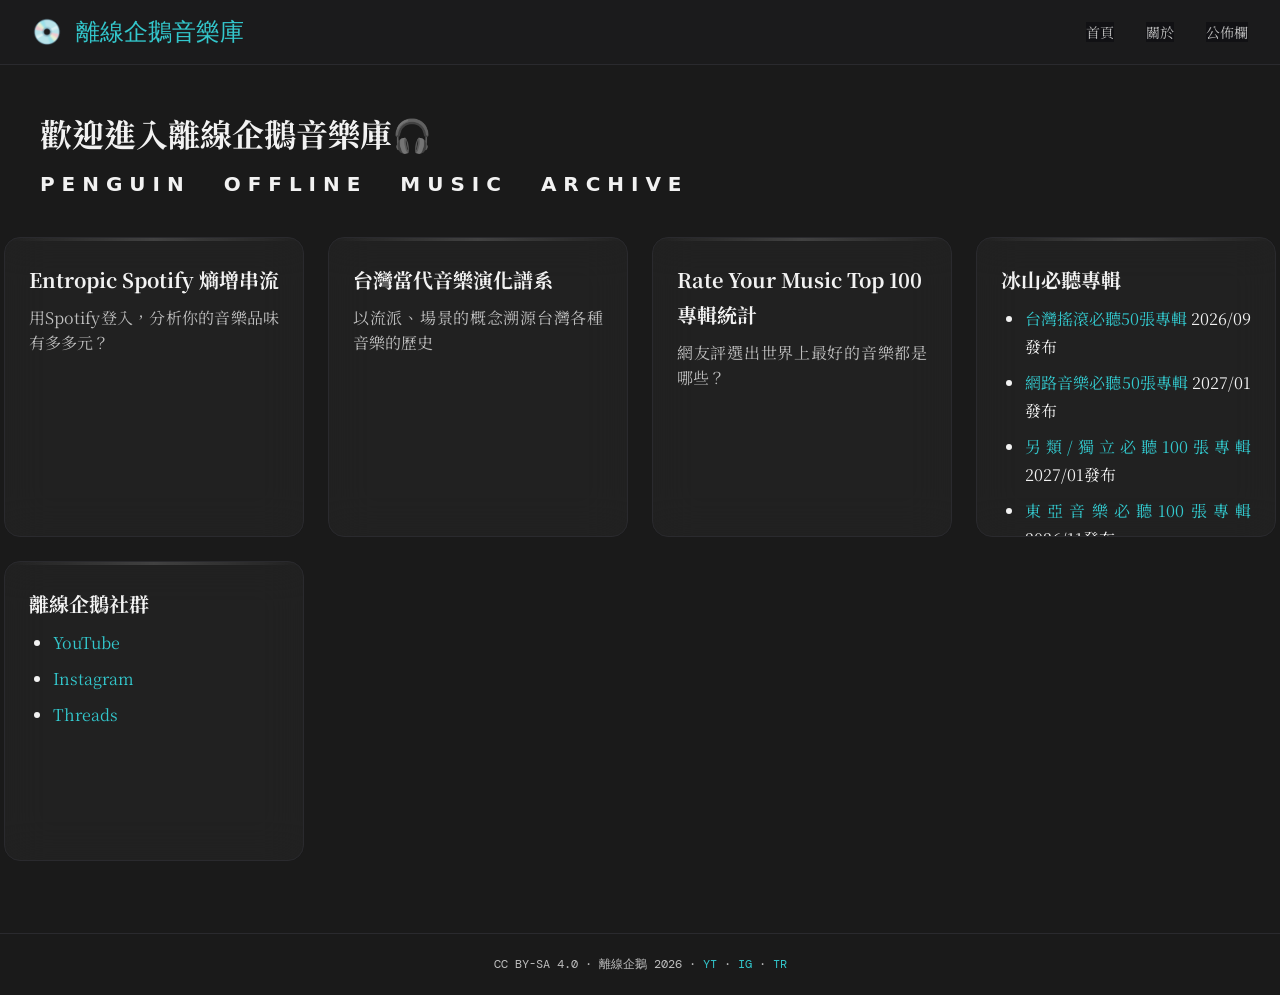
<file: index.html>
<!DOCTYPE html>
<html lang="zh-Hant">
<head>
  <meta charset="UTF-8" />
  <meta name="viewport" content="width=device-width, initial-scale=1.0" />
  <title>離線企鵝音樂庫</title>
  <link rel="stylesheet" href="style.css" />
  <style>html { background: #1a1a1a; }</style>
</head>
<body>

  <div id="header-placeholder"></div>

  <div class="body-wrap">
    <div id="sidebar-placeholder"></div>

    <main class="no-sidebar">
      <div class="home-intro">        
      <h1>歡迎進入離線企鵝音樂庫🎧</h1>
      <h3>P E N G U I N　　O F F L I N E　　M U S I C　　A R C H I V E</h3>
        </div>
            
      <div class="card-grid">

        <a href="https://pengoffline.github.io/entropic-spotify/index.html" class="card glow-teal">
          <div class="card-title"><span color="#1ed760">Entropic Spotify 熵增串流</span></div>
          <p class="card-body">用Spotify登入，分析你的音樂品味有多多元？</p>
        </a>
        
        <a href="timeline.html" class="card glow-teal">
          <div class="card-title">台灣當代音樂演化譜系</div>
          <p class="card-body">以流派、場景的概念溯源台灣各種音樂的歷史</p>
        </a>

        <a href="rym.html" class="card glow-pink">
          <div class="card-title">Rate Your Music Top 100 專輯統計</div>
          <p class="card-body">網友評選出世界上最好的音樂都是哪些？</p>
        </a>

        <div class="card glow-pink">
          <div class="card-title">冰山必聽專輯</div>
          <p class="card-body"><ul>
            <li><p><a href="taiwan-rock.html">台灣搖滾必聽50張專輯</a> 2026/09發布</p></li>
            <li><p><a href="alt-indie.html">網路音樂必聽50張專輯</a> 2027/01發布</p></li>
            <li><p><a href="alt-indie.html">另類/獨立必聽100張專輯</a> 2027/01發布</p></li>
            <li><p><a href="east-asia.html">東亞音樂必聽100張專輯</a> 2026/11發布</p></li>
            </ul></p>
          </div>

        <div class="card glow-pink">
          <div class="card-title">離線企鵝社群</div>
          <p class="card-body"><ul>
            <li><p><a href="https://www.youtube.com/@penguin.offline">YouTube</a></p></li>
            <li><p><a href="https://www.instagram.com/penguin.offline">Instagram</a></p></li>
            <li><p><a href="https://www.threads.com/@penguin.offline">Threads</a></p></li>
          </ul></p>
          
        </div>

      </div>
    </main>
  </div>
  
  <script>
    fetch('header.html').then(r => r.text()).then(h => document.getElementById('header-placeholder').innerHTML = h);
  </script>
  <footer>CC BY-SA 4.0 · 離線企鵝 2026 · <a href="https://www.youtube.com/@penguin.offline">YT</a> · <a href="https://www.instagram.com/penguin.offline">IG</a> · <a href="https://www.threads.com/@penguin.offline">TR</a></footer>

</body>
</html>
</file>
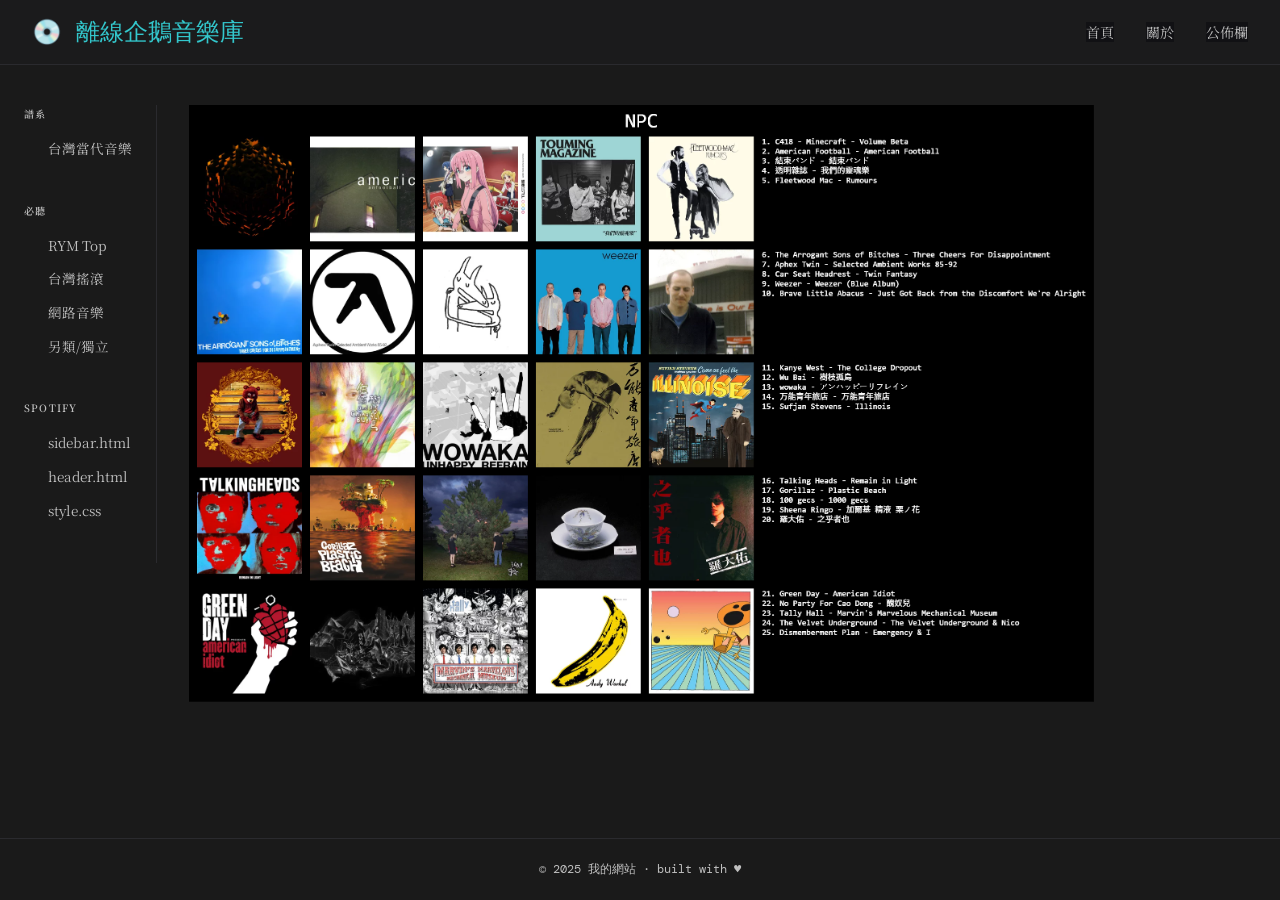
<file: chart.html>
<!DOCTYPE html>
<html lang="zh-Hant">
<head>
  <meta charset="UTF-8" />
  <meta name="viewport" content="width=device-width, initial-scale=1.0" />
  <title>Chart — 我的網站</title>
  <link rel="stylesheet" href="style.css" />
  <style>
    html { background: #0f0f10; }

    .chart-wrap {
      position: relative;
      display: inline-block;
      max-width: 100%;
    }

    .chart-wrap img {
      max-width: 100%;
      height: auto;
      display: block;
    }

    /* 熱區覆蓋層 */
    .chart-wrap map area {
      cursor: pointer;
    }
  </style>
</head>
<body>

  <div id="header-placeholder"></div>
  <div class="body-wrap">
    <div id="sidebar-placeholder"></div>
    <main>

      <div class="chart-wrap">
        <img src="images/chart0.png" alt="NPC Chart" id="chartImg" usemap="#albummap" />
        <map name="albummap">
          <area shape="rect" coords="20,78,300,338"    href="#" onclick="openDialog('d1');return false;">
          <area shape="rect" coords="300,78,580,338"   href="#" onclick="openDialog('d2');return false;">
          <area shape="rect" coords="580,78,860,338"   href="#" onclick="openDialog('d3');return false;">
          <area shape="rect" coords="860,78,1139,338"  href="#" onclick="openDialog('d4');return false;">
          <area shape="rect" coords="1139,78,1400,338" href="#" onclick="openDialog('d5');return false;">
          <area shape="rect" coords="20,338,300,618"    href="#" onclick="openDialog('d6');return false;">
          <area shape="rect" coords="300,338,580,618"   href="#" onclick="openDialog('d7');return false;">
          <area shape="rect" coords="580,338,860,618"   href="#" onclick="openDialog('d8');return false;">
          <area shape="rect" coords="860,338,1139,618"  href="#" onclick="openDialog('d9');return false;">
          <area shape="rect" coords="1139,338,1400,618" href="#" onclick="openDialog('d10');return false;">
          <area shape="rect" coords="20,618,300,898"    href="#" onclick="openDialog('d11');return false;">
          <area shape="rect" coords="300,618,580,898"   href="#" onclick="openDialog('d12');return false;">
          <area shape="rect" coords="580,618,860,898"   href="#" onclick="openDialog('d13');return false;">
          <area shape="rect" coords="860,618,1139,898"  href="#" onclick="openDialog('d14');return false;">
          <area shape="rect" coords="1139,618,1400,898" href="#" onclick="openDialog('d15');return false;">
          <area shape="rect" coords="20,898,300,1178"    href="#" onclick="openDialog('d16');return false;">
          <area shape="rect" coords="300,898,580,1178"   href="#" onclick="openDialog('d17');return false;">
          <area shape="rect" coords="580,898,860,1178"   href="#" onclick="openDialog('d18');return false;">
          <area shape="rect" coords="860,898,1139,1178"  href="#" onclick="openDialog('d19');return false;">
          <area shape="rect" coords="1139,898,1400,1178" href="#" onclick="openDialog('d20');return false;">
          <area shape="rect" coords="20,1178,300,1458"    href="#" onclick="openDialog('d21');return false;">
          <area shape="rect" coords="300,1178,580,1458"   href="#" onclick="openDialog('d22');return false;">
          <area shape="rect" coords="580,1178,860,1458"   href="#" onclick="openDialog('d23');return false;">
          <area shape="rect" coords="860,1178,1139,1458"  href="#" onclick="openDialog('d24');return false;">
          <area shape="rect" coords="1139,1178,1400,1458" href="#" onclick="openDialog('d25');return false;">
        </map>
      </div>

    </main>
  </div>

  <footer>© 2025 我的網站 · built with ♥</footer>

  <!-- 25 個 Dialog -->
  <dialog id="d1"><div class="dialog-header"><span class="dialog-title">C418 - Minecraft Volume Beta</span><button class="dialog-close" onclick="closeDialog('d1')">✕</button></div><div class="dialog-subheader">副標題</div><div class="dialog-body">你的介紹文字</div></dialog>
  <dialog id="d2"><div class="dialog-header"><span class="dialog-title">American Football - American Football</span><button class="dialog-close" onclick="closeDialog('d2')">✕</button></div><div class="dialog-subheader">副標題</div><div class="dialog-body">你的介紹文字</div></dialog>
  <dialog id="d3"><div class="dialog-header"><span class="dialog-title">結束バンド - 結束バンド</span><button class="dialog-close" onclick="closeDialog('d3')">✕</button></div><div class="dialog-subheader">副標題</div><div class="dialog-body">你的介紹文字</div></dialog>
  <dialog id="d4"><div class="dialog-header"><span class="dialog-title">透明雜誌 - 我們的靈魂樂</span><button class="dialog-close" onclick="closeDialog('d4')">✕</button></div><div class="dialog-subheader">副標題</div><div class="dialog-body">你的介紹文字</div></dialog>
  <dialog id="d5"><div class="dialog-header"><span class="dialog-title">Fleetwood Mac - Rumours</span><button class="dialog-close" onclick="closeDialog('d5')">✕</button></div><div class="dialog-subheader">副標題</div><div class="dialog-body">你的介紹文字</div></dialog>
  <dialog id="d6"><div class="dialog-header"><span class="dialog-title">The Arrogant Sons of Bitches - Three Cheers For Disappointment</span><button class="dialog-close" onclick="closeDialog('d6')">✕</button></div><div class="dialog-subheader">副標題</div><div class="dialog-body">你的介紹文字</div></dialog>
  <dialog id="d7"><div class="dialog-header"><span class="dialog-title">Aphex Twin - Selected Ambient Works 85-92</span><button class="dialog-close" onclick="closeDialog('d7')">✕</button></div><div class="dialog-subheader">副標題</div><div class="dialog-body">你的介紹文字</div></dialog>
  <dialog id="d8"><div class="dialog-header"><span class="dialog-title">Car Seat Headrest - Twin Fantasy</span><button class="dialog-close" onclick="closeDialog('d8')">✕</button></div><div class="dialog-subheader">副標題</div><div class="dialog-body">你的介紹文字</div></dialog>
  <dialog id="d9"><div class="dialog-header"><span class="dialog-title">Weezer - Weezer (Blue Album)</span><button class="dialog-close" onclick="closeDialog('d9')">✕</button></div><div class="dialog-subheader">副標題</div><div class="dialog-body">你的介紹文字</div></dialog>
  <dialog id="d10"><div class="dialog-header"><span class="dialog-title">Brave Little Abacus - Just Got Back from the Discomfort We're Alright</span><button class="dialog-close" onclick="closeDialog('d10')">✕</button></div><div class="dialog-subheader">副標題</div><div class="dialog-body">你的介紹文字</div></dialog>
  <dialog id="d11"><div class="dialog-header"><span class="dialog-title">Kanye West - The College Dropout</span><button class="dialog-close" onclick="closeDialog('d11')">✕</button></div><div class="dialog-subheader">副標題</div><div class="dialog-body">你的介紹文字</div></dialog>
  <dialog id="d12"><div class="dialog-header"><span class="dialog-title">Wu Bai - 樹枝孤鳥</span><button class="dialog-close" onclick="closeDialog('d12')">✕</button></div><div class="dialog-subheader">副標題</div><div class="dialog-body">你的介紹文字</div></dialog>
  <dialog id="d13"><div class="dialog-header"><span class="dialog-title">wowaka - アンハッピーリフレイン</span><button class="dialog-close" onclick="closeDialog('d13')">✕</button></div><div class="dialog-subheader">副標題</div><div class="dialog-body">你的介紹文字</div></dialog>
  <dialog id="d14"><div class="dialog-header"><span class="dialog-title">万能青年旅店 - 万能青年旅店</span><button class="dialog-close" onclick="closeDialog('d14')">✕</button></div><div class="dialog-subheader">副標題</div><div class="dialog-body">你的介紹文字</div></dialog>
  <dialog id="d15"><div class="dialog-header"><span class="dialog-title">Sufjan Stevens - Illinois</span><button class="dialog-close" onclick="closeDialog('d15')">✕</button></div><div class="dialog-subheader">副標題</div><div class="dialog-body">你的介紹文字</div></dialog>
  <dialog id="d16"><div class="dialog-header"><span class="dialog-title">Talking Heads - Remain in Light</span><button class="dialog-close" onclick="closeDialog('d16')">✕</button></div><div class="dialog-subheader">副標題</div><div class="dialog-body">你的介紹文字</div></dialog>
  <dialog id="d17"><div class="dialog-header"><span class="dialog-title">Gorillaz - Plastic Beach</span><button class="dialog-close" onclick="closeDialog('d17')">✕</button></div><div class="dialog-subheader">副標題</div><div class="dialog-body">你的介紹文字</div></dialog>
  <dialog id="d18"><div class="dialog-header"><span class="dialog-title">100 gecs - 1000 gecs</span><button class="dialog-close" onclick="closeDialog('d18')">✕</button></div><div class="dialog-subheader">副標題</div><div class="dialog-body">你的介紹文字</div></dialog>
  <dialog id="d19"><div class="dialog-header"><span class="dialog-title">Sheena Ringo - 加爾基 精液 栗ノ花</span><button class="dialog-close" onclick="closeDialog('d19')">✕</button></div><div class="dialog-subheader">副標題</div><div class="dialog-body">你的介紹文字</div></dialog>
  <dialog id="d20"><div class="dialog-header"><span class="dialog-title">羅大佑 - 之乎者也</span><button class="dialog-close" onclick="closeDialog('d20')">✕</button></div><div class="dialog-subheader">副標題</div><div class="dialog-body">你的介紹文字</div></dialog>
  <dialog id="d21"><div class="dialog-header"><span class="dialog-title">Green Day - American Idiot</span><button class="dialog-close" onclick="closeDialog('d21')">✕</button></div><div class="dialog-subheader">副標題</div><div class="dialog-body">你的介紹文字</div></dialog>
  <dialog id="d22"><div class="dialog-header"><span class="dialog-title">No Party For Cao Dong - 魏如昀</span><button class="dialog-close" onclick="closeDialog('d22')">✕</button></div><div class="dialog-subheader">副標題</div><div class="dialog-body">你的介紹文字</div></dialog>
  <dialog id="d23"><div class="dialog-header"><span class="dialog-title">Tally Hall - Marvin's Marvelous Mechanical Museum</span><button class="dialog-close" onclick="closeDialog('d23')">✕</button></div><div class="dialog-subheader">副標題</div><div class="dialog-body">你的介紹文字</div></dialog>
  <dialog id="d24"><div class="dialog-header"><span class="dialog-title">The Velvet Underground - The Velvet Underground & Nico</span><button class="dialog-close" onclick="closeDialog('d24')">✕</button></div><div class="dialog-subheader">副標題</div><div class="dialog-body">你的介紹文字</div></dialog>
  <dialog id="d25"><div class="dialog-header"><span class="dialog-title">Dismemberment Plan - Emergency & I</span><button class="dialog-close" onclick="closeDialog('d25')">✕</button></div><div class="dialog-subheader">副標題</div><div class="dialog-body">你的介紹文字</div></dialog>

  <script>
    fetch('header.html').then(r => r.text()).then(h => document.getElementById('header-placeholder').innerHTML = h);
    fetch('sidebar.html').then(r => r.text()).then(h => document.getElementById('sidebar-placeholder').innerHTML = h);

    /* image map 縮放補正 */
    function scaleMap() {
      const img = document.getElementById('chartImg');
      const scale = img.offsetWidth / img.naturalWidth;
      document.querySelectorAll('map area').forEach(area => {
        const orig = area.getAttribute('coords').split(',').map(Number);
        area.coords = orig.map(v => Math.round(v * scale)).join(',');
      });
    }
    window.addEventListener('load', scaleMap);
    window.addEventListener('resize', scaleMap);

    function openDialog(id) {
      document.getElementById(id).showModal();
    }
    function closeDialog(id) {
      document.getElementById(id).close();
    }
  </script>

</body>
</html>
</file>
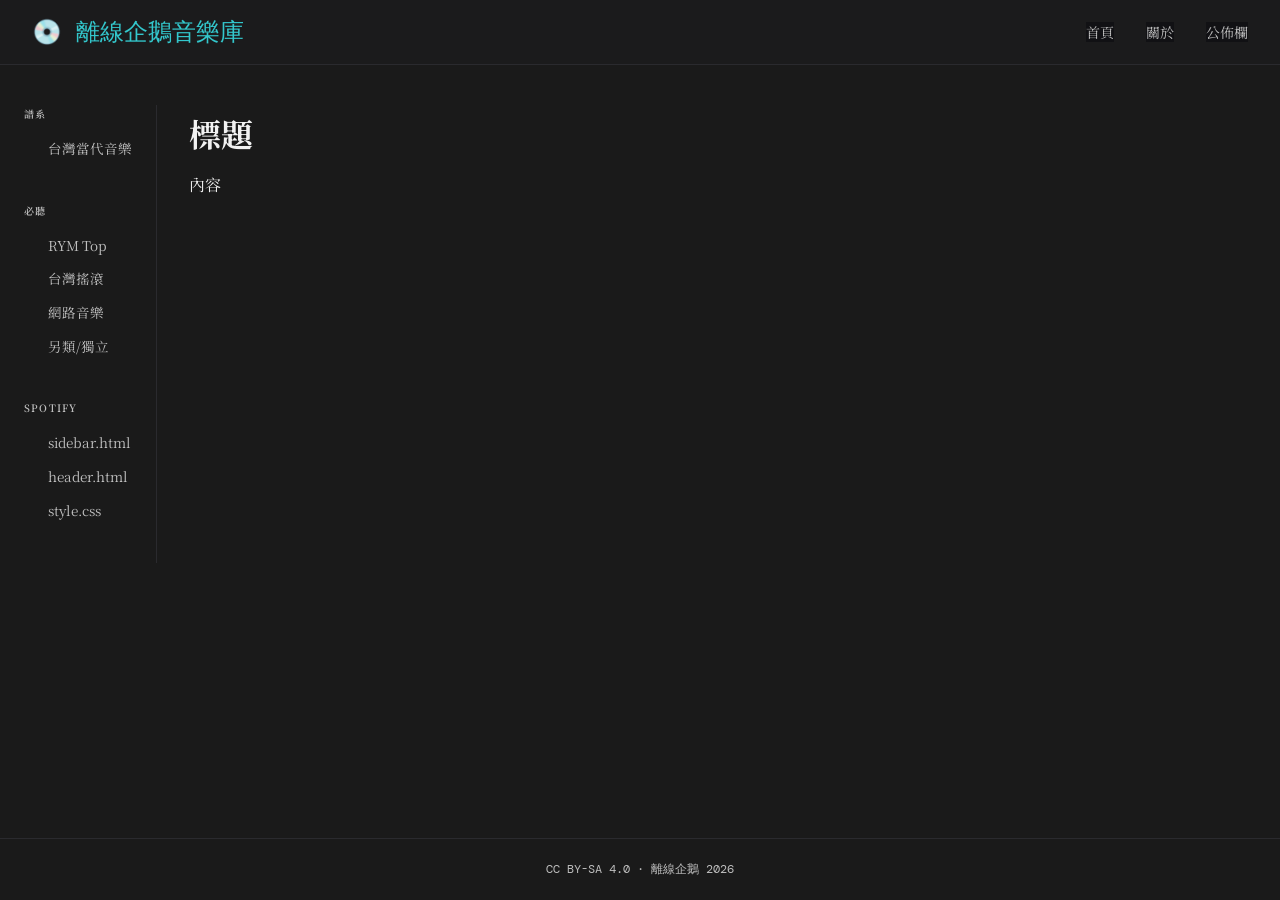
<file: empty_temp.html>
<!DOCTYPE html>
<html lang="zh-Hant">
<head>
  <meta charset="UTF-8" />
  <meta name="viewport" content="width=device-width, initial-scale=1.0" />
  <title>標題 · 離線企鵝</title>
  <link rel="stylesheet" href="style.css" />
  <style>
    html { background: #0f0f10; }
  </style>
</head>
  
<body>
  <div id="header-placeholder"></div>
  <div class="body-wrap">
    <div id="sidebar-placeholder"></div>
    <main>
      <h1>標題</h1>
      <p>內容</p>
    </main>
  </div>
  <footer>CC BY-SA 4.0 · 離線企鵝 2026</footer>
</body>
  
<script>
  fetch('header.html').then(r => r.text()).then(h => document.getElementById('header-placeholder').innerHTML = h);
  fetch('sidebar.html').then(r => r.text()).then(h => document.getElementById('sidebar-placeholder').innerHTML = h);
</script>
</html>
</file>
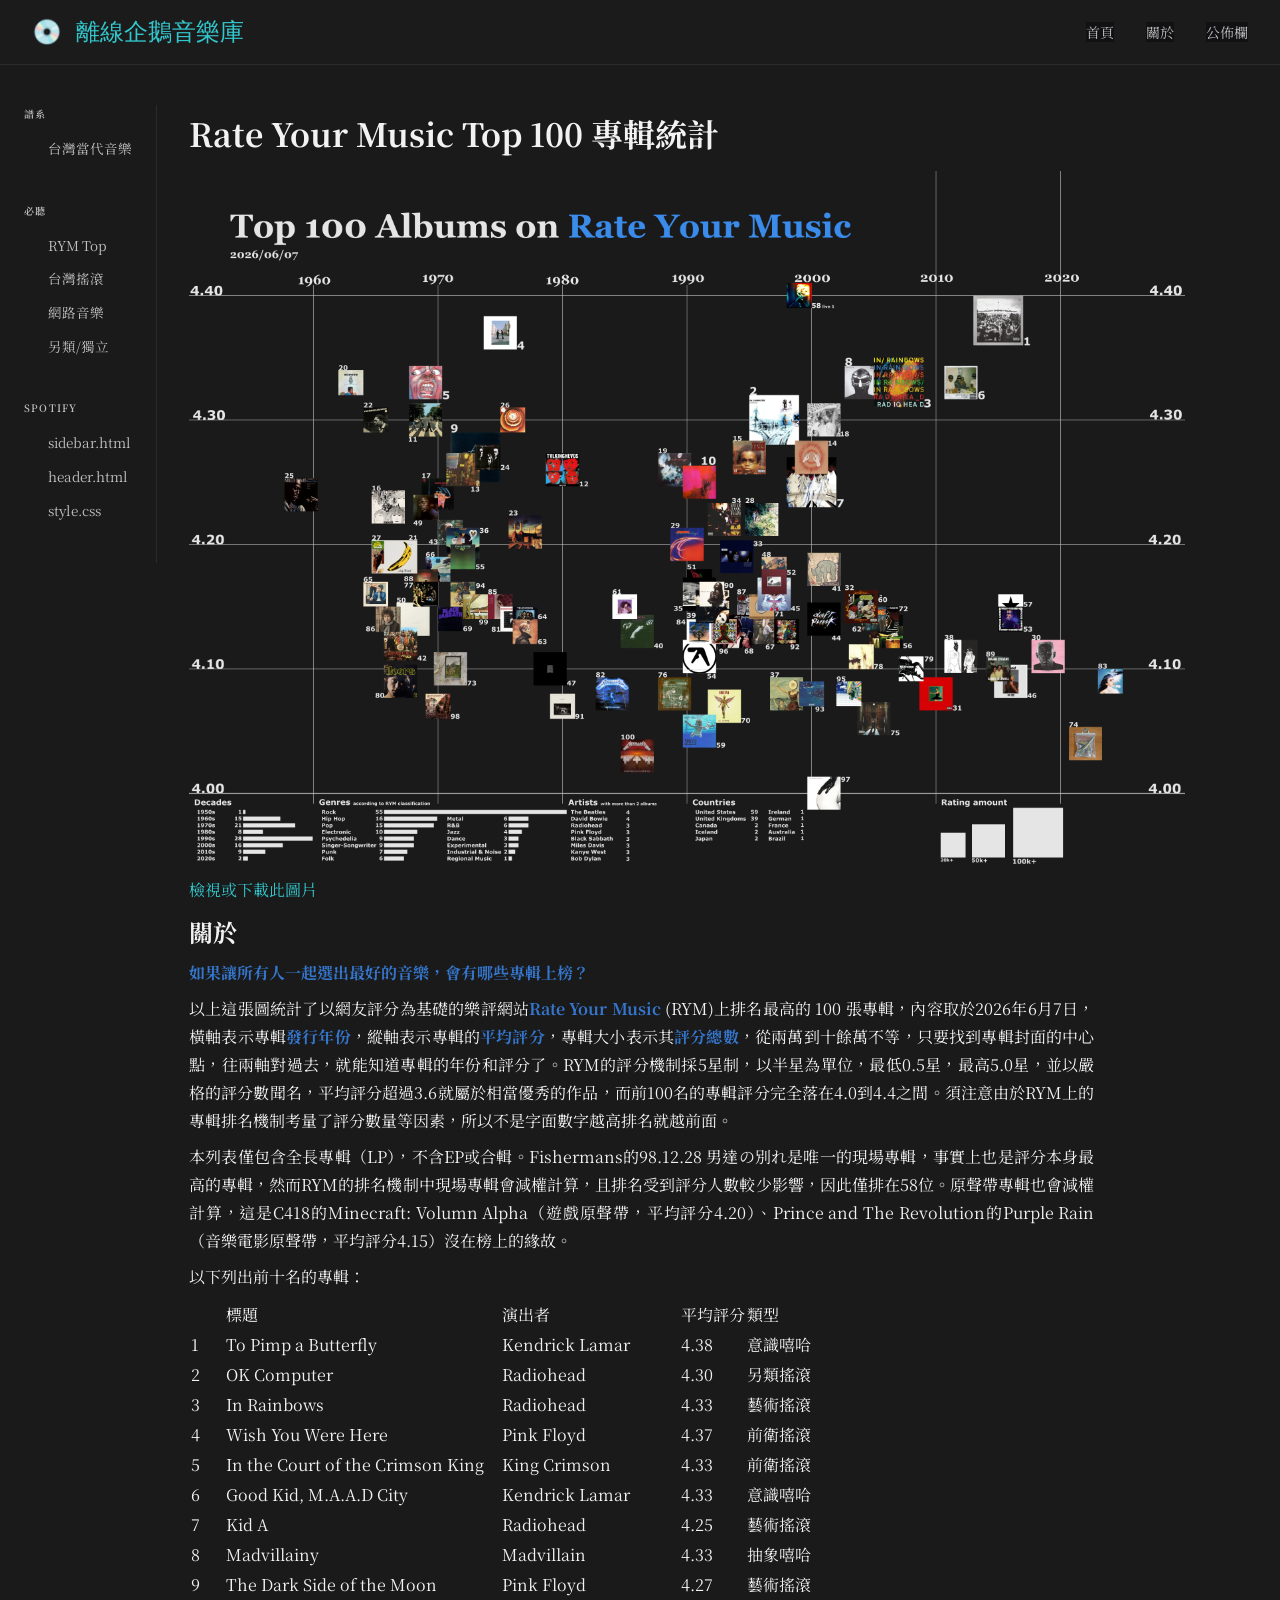
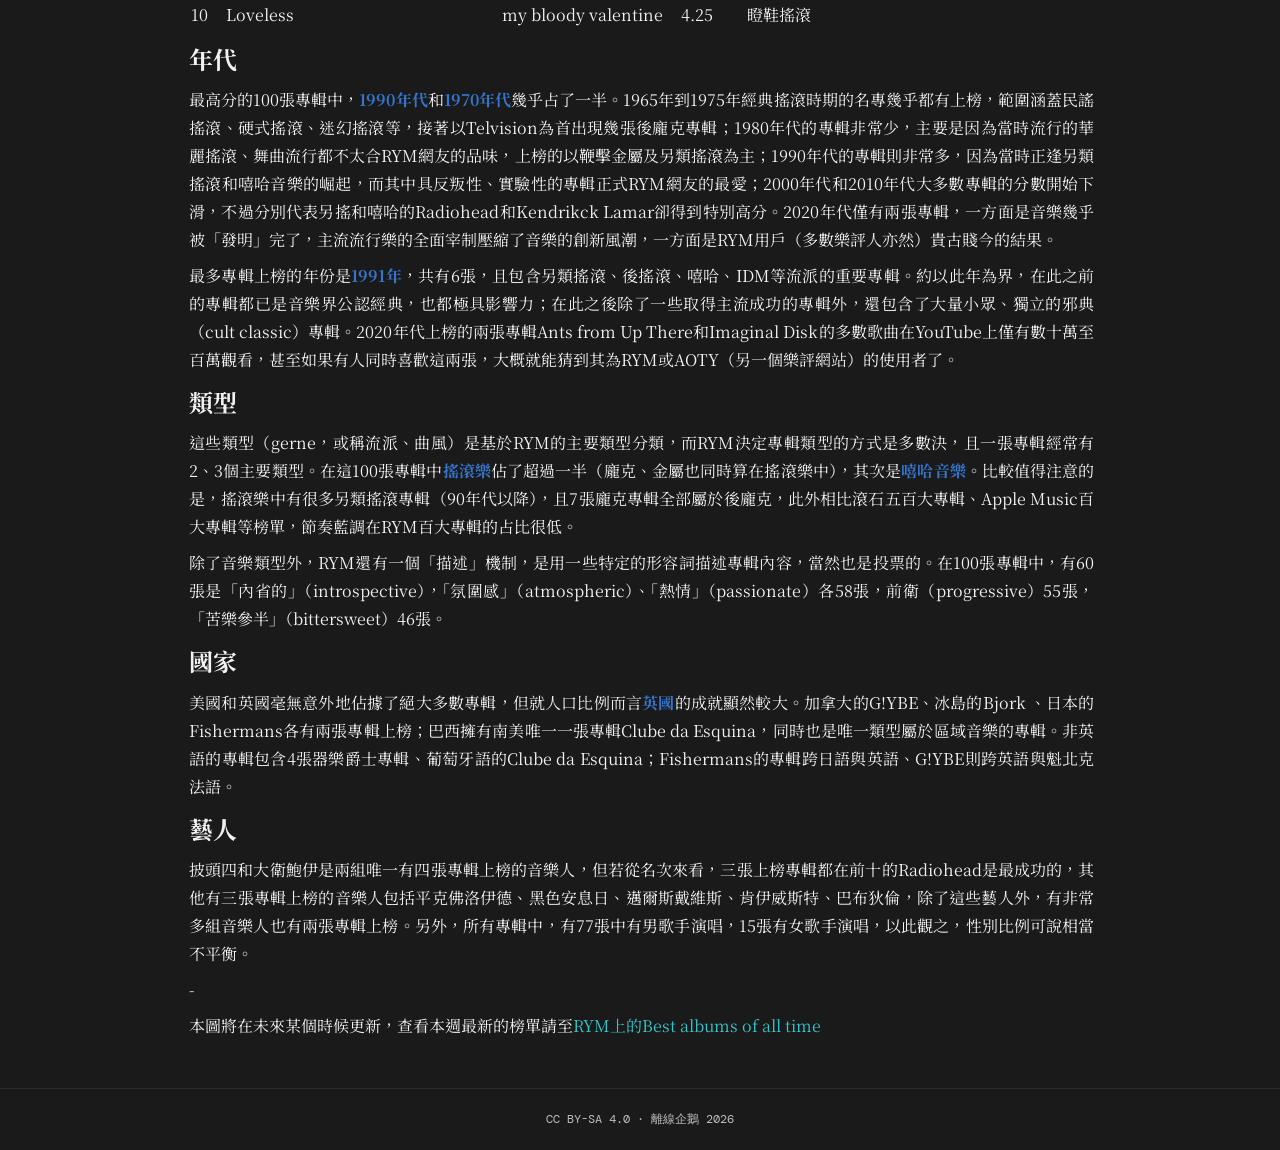
<file: rym.html>
<!DOCTYPE html>
<html lang="zh-Hant"> 
<head>
  <meta charset="UTF-8" />
  <meta name="viewport" content="width=device-width, initial-scale=1.0" />
  <title>Rate Your Music Top 100 專輯統計 · 離線企鵝</title>
  <link rel="stylesheet" href="style.css" />
  <style>
    html { background: #1a1a1a; }
  </style>
</head>
<body>

  <div id="header-placeholder"></div>
  <div class="body-wrap">
    <div id="sidebar-placeholder"></div>
    <main>
      <h1>Rate Your Music Top 100 專輯統計</h1>
      <img src="images/rym100.png" width="110%">
      <a class="btn-secondary" href="images/rym100.png" role="button">檢視或下載此圖片</a>
<h2>關於</h2>
<p><strong>如果讓所有人一起選出最好的音樂，會有哪些專輯上榜？</strong></p>
<p>以上這張圖統計了以網友評分為基礎的樂評網站<strong>Rate Your Music</strong> (RYM)上排名最高的 100 張專輯，內容取於2026年6月7日，橫軸表示專輯<strong>發行年份</strong>，縱軸表示專輯的<strong>平均評分</strong>，專輯大小表示其<strong>評分總數</strong>，從兩萬到十餘萬不等，只要找到專輯封面的中心點，往兩軸對過去，就能知道專輯的年份和評分了。RYM的評分機制採5星制，以半星為單位，最低0.5星，最高5.0星，並以嚴格的評分數聞名，平均評分超過3.6就屬於相當優秀的作品，而前100名的專輯評分完全落在4.0到4.4之間。須注意由於RYM上的專輯排名機制考量了評分數量等因素，所以不是字面數字越高排名就越前面。</p>
<p>本列表僅包含全長專輯（LP），不含EP或合輯。Fishermans的98.12.28 男達の別れ是唯一的現場專輯，事實上也是評分本身最高的專輯，然而RYM的排名機制中現場專輯會減權計算，且排名受到評分人數較少影響，因此僅排在58位。原聲帶專輯也會減權計算，這是C418的Minecraft: Volumn Alpha（遊戲原聲帶，平均評分4.20）、Prince and The Revolution的Purple Rain（音樂電影原聲帶，平均評分4.15）沒在榜上的緣故。</p>
<p>以下列出前十名的專輯：</p>
<table>
      <tr>
      <td></td>
      <td>標題</td>
      <td>演出者</td>
      <td>平均評分</td>
      <td>類型</td>
    </tr>
    <tr>
      <td>1</td>
      <td>To Pimp a Butterfly</td>
      <td>Kendrick Lamar</td>
      <td>4.38　</td>
      <td>意識嘻哈</td>
    </tr>
    <tr>
      <td>2</td>
      <td>OK Computer</td>
      <td>Radiohead</td>
      <td>4.30</td>
      <td>另類搖滾</td>
    </tr>
    <tr>
      <td>3</td>
      <td>In Rainbows</td>
      <td>Radiohead</td>
      <td>4.33</td>
      <td>藝術搖滾</td>
    </tr>
      <tr><td>4</td>
      <td>Wish You Were Here  </td>
      <td>Pink Floyd</td>
      <td>4.37</td>
      <td>前衛搖滾</td>
    </tr>
      <tr><td>5</td>
      <td>In the Court of the Crimson King　</td>
      <td>King Crimson</td>
      <td>4.33</td>
      <td>前衛搖滾</td>
    </tr>
      <tr><td>6</td>
      <td>Good Kid, M.A.A.D City</td>
      <td>Kendrick Lamar</td>
      <td>4.33</td>
      <td>意識嘻哈</td>
    </tr>
      <tr><td>7</td>
      <td>Kid A</td>
      <td>Radiohead</td>
      <td>4.25</td>
      <td>藝術搖滾</td>
    </tr>
      <tr><td>8</td>
      <td>Madvillainy</td>
      <td>Madvillain</td>
      <td>4.33</td>
      <td>抽象嘻哈</td>
    </tr>
  <tr><td>9</td>
      <td>The Dark Side of the Moon</td>
      <td>Pink Floyd</td>
      <td>4.27</td>
      <td>藝術搖滾</td>
    </tr>
      <tr><td>10　</td>
      <td>Loveless</td>
      <td>my bloody valentine　</td>
      <td>4.25</td>
      <td>瞪鞋搖滾</td>
    </tr>
</table>
      
<h2>年代</h2>
<p>最高分的100張專輯中，<strong>1990年代</strong>和<strong>1970年代</strong>幾乎占了一半。1965年到1975年經典搖滾時期的名專幾乎都有上榜，範圍涵蓋民謠搖滾、硬式搖滾、迷幻搖滾等，接著以Telvision為首出現幾張後龐克專輯；1980年代的專輯非常少，主要是因為當時流行的華麗搖滾、舞曲流行都不太合RYM網友的品味，上榜的以鞭擊金屬及另類搖滾為主；1990年代的專輯則非常多，因為當時正逢另類搖滾和嘻哈音樂的崛起，而其中具反叛性、實驗性的專輯正式RYM網友的最愛；2000年代和2010年代大多數專輯的分數開始下滑，不過分別代表另搖和嘻哈的Radiohead和Kendrikck Lamar卻得到特別高分。2020年代僅有兩張專輯，一方面是音樂幾乎被「發明」完了，主流流行樂的全面宰制壓縮了音樂的創新風潮，一方面是RYM用戶（多數樂評人亦然）貴古賤今的結果。</p>
<p>最多專輯上榜的年份是<strong>1991年</strong>，共有6張，且包含另類搖滾、後搖滾、嘻哈、IDM等流派的重要專輯。約以此年為界，在此之前的專輯都已是音樂界公認經典，也都極具影響力；在此之後除了一些取得主流成功的專輯外，還包含了大量小眾、獨立的邪典（cult classic）專輯。2020年代上榜的兩張專輯Ants from Up There和Imaginal Disk的多數歌曲在YouTube上僅有數十萬至百萬觀看，甚至如果有人同時喜歡這兩張，大概就能猜到其為RYM或AOTY（另一個樂評網站）的使用者了。</p>
<h2>類型</h2>
<p>這些類型（gerne，或稱流派、曲風）是基於RYM的主要類型分類，而RYM決定專輯類型的方式是多數決，且一張專輯經常有2、3個主要類型。在這100張專輯中<strong>搖滾樂</strong>佔了超過一半（龐克、金屬也同時算在搖滾樂中），其次是<strong>嘻哈音樂</strong>。比較值得注意的是，搖滾樂中有很多另類搖滾專輯（90年代以降），且7張龐克專輯全部屬於後龐克，此外相比滾石五百大專輯、Apple Music百大專輯等榜單，節奏藍調在RYM百大專輯的占比很低。</p>
<p>除了音樂類型外，RYM還有一個「描述」機制，是用一些特定的形容詞描述專輯內容，當然也是投票的。在100張專輯中，有60張是「內省的」（introspective），「氛圍感」（atmospheric）、「熱情」（passionate）各58張，前衛（progressive）55張，「苦樂參半」（bittersweet）46張。</p>
<h2>國家</h2>
<p>美國和英國毫無意外地佔據了絕大多數專輯，但就人口比例而言<strong>英國</strong>的成就顯然較大。加拿大的G!YBE、冰島的Bjork 、日本的Fishermans各有兩張專輯上榜；巴西擁有南美唯一一張專輯Clube da Esquina，同時也是唯一類型屬於區域音樂的專輯。非英語的專輯包含4張器樂爵士專輯、葡萄牙語的Clube da Esquina；Fishermans的專輯跨日語與英語、G!YBE則跨英語與魁北克法語。</p>
<h2>藝人</h2>
<p>披頭四和大衛鮑伊是兩組唯一有四張專輯上榜的音樂人，但若從名次來看，三張上榜專輯都在前十的Radiohead是最成功的，其他有三張專輯上榜的音樂人包括平克佛洛伊德、黑色安息日、邁爾斯戴維斯、肯伊威斯特、巴布狄倫，除了這些藝人外，有非常多組音樂人也有兩張專輯上榜。另外，所有專輯中，有77張中有男歌手演唱，15張有女歌手演唱，以此觀之，性別比例可說相當不平衡。</p>
<p> - </p>
<p>本圖將在未來某個時候更新，查看本週最新的榜單請至<a href="https://rateyourmusic.com/charts/top/album/all-time/">RYM上的Best albums of all time</a></p>
    </main>
  </div>
  <footer>CC BY-SA 4.0 · 離線企鵝 2026</footer>
</body>
  
<script>
  fetch('header.html').then(r => r.text()).then(h => document.getElementById('header-placeholder').innerHTML = h);
  fetch('sidebar.html').then(r => r.text()).then(h => document.getElementById('sidebar-placeholder').innerHTML = h);
</script>
</html>
</file>
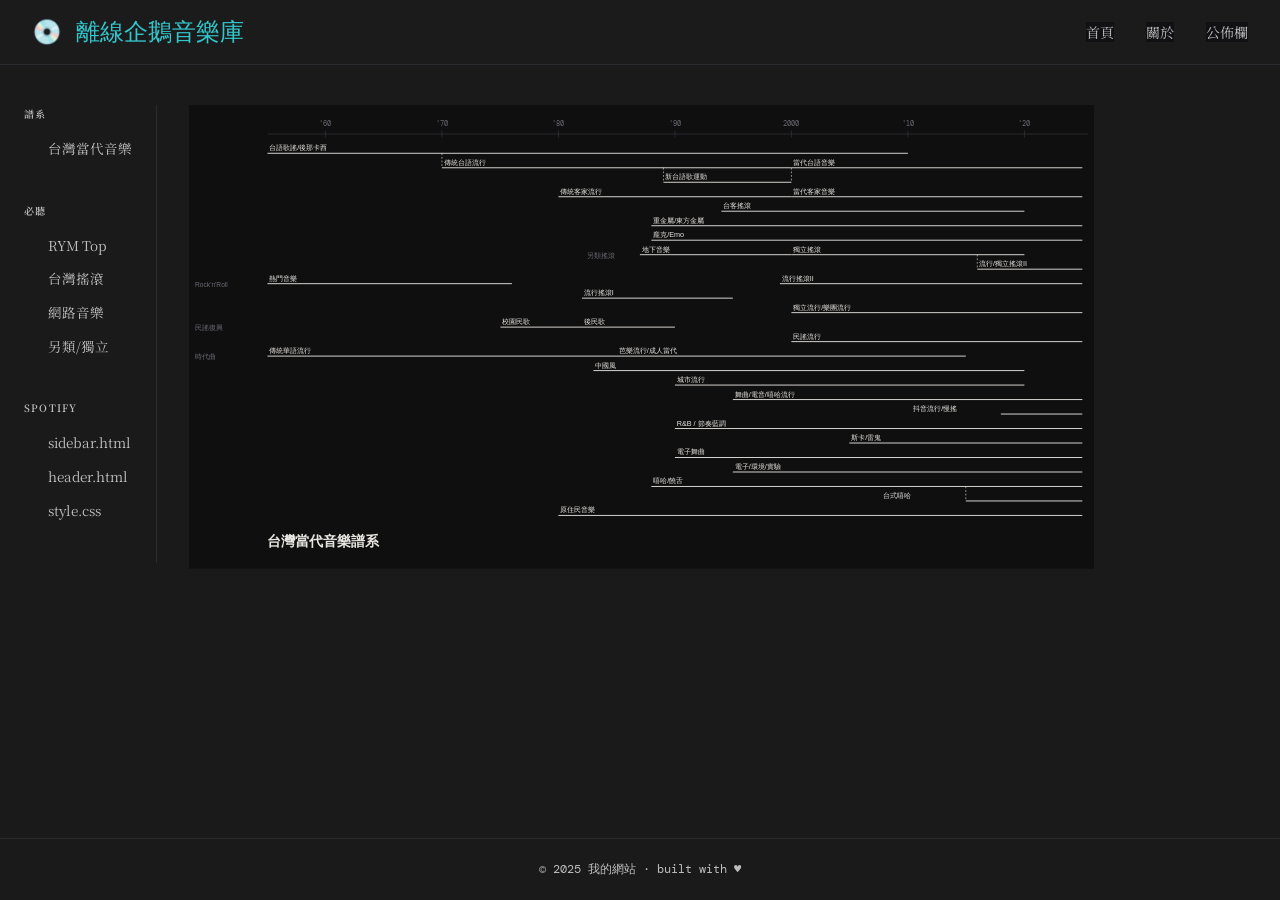
<file: timeline.html>
<!DOCTYPE html>
<html lang="zh-Hant">
<head>
  <meta charset="UTF-8" />
  <meta name="viewport" content="width=device-width, initial-scale=1.0" />
  <title>Timeline — 台灣當代音樂譜系</title>
  <link rel="stylesheet" href="style.css" />
  <style>
    html { background: #0f0f10; }

    .svg-wrap {
      width: 100%;
      overflow-x: auto;
    }

    .svg-wrap svg {
      min-width: 900px;
      width: 100%;
      height: auto;
      display: block;
    }

    .clickable {
      cursor: pointer;
      transition: fill 0.15s;
    }

    .clickable:hover {
      fill: #4CC0E8 !important;
    }
  </style>
</head>
<body>

  <div id="header-placeholder"></div>
  <div class="body-wrap">
    <div id="sidebar-placeholder"></div>
    <main>
      <div class="svg-wrap">
<svg viewBox="0 0 1500 768" xmlns="http://www.w3.org/2000/svg" font-family="'Noto Sans TC', sans-serif">

  <rect width="1500" height="768" fill="#0f0f10"/>

  <!-- 時間軸 -->
  <line x1="130" y1="48" x2="1490" y2="48" stroke="#3a3a40" stroke-width="1"/>

  <g fill="#6b6a72" font-size="12" font-family="'DM Mono', monospace">
    <line x1="226"  y1="42" x2="226"  y2="54" stroke="#3a3a40"/>
    <line x1="419"  y1="42" x2="419"  y2="54" stroke="#3a3a40"/>
    <line x1="612"  y1="42" x2="612"  y2="54" stroke="#3a3a40"/>
    <line x1="805"  y1="42" x2="805"  y2="54" stroke="#3a3a40"/>
    <line x1="998"  y1="42" x2="998"  y2="54" stroke="#3a3a40"/>
    <line x1="1191" y1="42" x2="1191" y2="54" stroke="#3a3a40"/>
    <line x1="1384" y1="42" x2="1384" y2="54" stroke="#3a3a40"/>
    <text x="226"  y="34" text-anchor="middle">'60</text>
    <text x="419"  y="34" text-anchor="middle">'70</text>
    <text x="612"  y="34" text-anchor="middle">'80</text>
    <text x="805"  y="34" text-anchor="middle">'90</text>
    <text x="998"  y="34" text-anchor="middle">2000</text>
    <text x="1191" y="34" text-anchor="middle">'10</text>
    <text x="1384" y="34" text-anchor="middle">'20</text>
  </g>

  <!-- 台語系 y=80,104,128 -->
  <line x1="130" y1="80" x2="1191" y2="80" stroke="#e8e6e1" stroke-width="1.5"/>
  <text x="133" y="75" fill="#e8e6e1" font-size="12" class="clickable" onclick="openDialog('d-naka')">台語歌謠/後那卡西</text>

  <line x1="419" y1="104" x2="998" y2="104" stroke="#e8e6e1" stroke-width="1.5"/>
  <line x1="419" y1="80" x2="419" y2="104" stroke="#e8e6e1" stroke-width="1" stroke-dasharray="3,3"/>
  <text x="422" y="99" fill="#e8e6e1" font-size="12" class="clickable" onclick="openDialog('d-trad-tai')">傳統台語流行</text>

  <line x1="998" y1="104" x2="1480" y2="104" stroke="#e8e6e1" stroke-width="1.5"/>
  <text x="1001" y="99" fill="#e8e6e1" font-size="12" class="clickable" onclick="openDialog('d-mod-tai')">當代台語音樂</text>

  <line x1="786" y1="128" x2="998" y2="128" stroke="#e8e6e1" stroke-width="1.5"/>
  <line x1="786" y1="104" x2="786" y2="128" stroke="#e8e6e1" stroke-width="1" stroke-dasharray="3,3"/>
  <line x1="998" y1="104" x2="998" y2="128" stroke="#e8e6e1" stroke-width="1" stroke-dasharray="3,3"/>
  <text x="789" y="123" fill="#e8e6e1" font-size="12" class="clickable" onclick="openDialog('d-new-tai')">新台語歌運動</text>

  <!-- 客家系 y=152 -->
  <line x1="612" y1="152" x2="998" y2="152" stroke="#e8e6e1" stroke-width="1.5"/>
  <text x="615" y="147" fill="#e8e6e1" font-size="12" class="clickable" onclick="openDialog('d-trad-hak')">傳統客家流行</text>

  <line x1="998" y1="152" x2="1480" y2="152" stroke="#e8e6e1" stroke-width="1.5"/>
  <text x="1001" y="147" fill="#e8e6e1" font-size="12" class="clickable" onclick="openDialog('d-mod-hak')">當代客家音樂</text>

  <!-- 搖滾系 y=176~296 -->
  <line x1="882" y1="176" x2="1384" y2="176" stroke="#e8e6e1" stroke-width="1.5"/>
  <text x="885" y="171" fill="#e8e6e1" font-size="12" class="clickable" onclick="openDialog('d-hakka-rock')">台客搖滾</text>

  <line x1="766" y1="200" x2="1480" y2="200" stroke="#e8e6e1" stroke-width="1.5"/>
  <text x="769" y="195" fill="#e8e6e1" font-size="12" class="clickable" onclick="openDialog('d-metal')">重金屬/東方金屬</text>

  <line x1="766" y1="224" x2="1480" y2="224" stroke="#e8e6e1" stroke-width="1.5"/>
  <text x="769" y="219" fill="#e8e6e1" font-size="12" class="clickable" onclick="openDialog('d-punk')">龐克/Emo</text>

  <line x1="747" y1="248" x2="998" y2="248" stroke="#e8e6e1" stroke-width="1.5"/>
  <text x="660" y="253" fill="#6b6a72" font-size="11">另類搖滾</text>
  <text x="750" y="243" fill="#e8e6e1" font-size="12" class="clickable" onclick="openDialog('d-underground')">地下音樂</text>

  <line x1="998" y1="248" x2="1384" y2="248" stroke="#e8e6e1" stroke-width="1.5"/>
  <text x="1001" y="243" fill="#e8e6e1" font-size="12" class="clickable" onclick="openDialog('d-indie-rock')">獨立搖滾</text>

  <line x1="1306" y1="272" x2="1480" y2="272" stroke="#e8e6e1" stroke-width="1.5"/>
  <line x1="1306" y1="248" x2="1306" y2="272" stroke="#e8e6e1" stroke-width="1" stroke-dasharray="3,3"/>
  <text x="1309" y="267" fill="#e8e6e1" font-size="12" class="clickable" onclick="openDialog('d-indie-rock2')">流行/獨立搖滾II</text>

  <!-- 熱門/流行搖滾 y=296~344 -->
  <line x1="130" y1="296" x2="535" y2="296" stroke="#e8e6e1" stroke-width="1.5"/>
  <text x="133" y="291" fill="#e8e6e1" font-size="12" class="clickable" onclick="openDialog('d-hot')">熱門音樂</text>
  <text x="10"  y="301" fill="#6b6a72" font-size="11">Rock'n'Roll</text>

  <line x1="651" y1="320" x2="901" y2="320" stroke="#e8e6e1" stroke-width="1.5"/>
  <text x="654" y="315" fill="#e8e6e1" font-size="12" class="clickable" onclick="openDialog('d-pop-rock1')">流行搖滾I</text>

  <line x1="979" y1="296" x2="1480" y2="296" stroke="#e8e6e1" stroke-width="1.5"/>
  <text x="982" y="291" fill="#e8e6e1" font-size="12" class="clickable" onclick="openDialog('d-pop-rock2')">流行搖滾II</text>

  <line x1="998" y1="344" x2="1480" y2="344" stroke="#e8e6e1" stroke-width="1.5"/>
  <text x="1001" y="339" fill="#e8e6e1" font-size="12" class="clickable" onclick="openDialog('d-indie-pop')">獨立流行/樂團流行</text>

  <!-- 民謠系 y=368~392 -->
  <text x="10" y="373" fill="#6b6a72" font-size="11">民謠復興</text>
  <line x1="516" y1="368" x2="651" y2="368" stroke="#e8e6e1" stroke-width="1.5"/>
  <text x="519" y="363" fill="#e8e6e1" font-size="12" class="clickable" onclick="openDialog('d-campus')">校園民歌</text>

  <line x1="651" y1="368" x2="805" y2="368" stroke="#e8e6e1" stroke-width="1.5"/>
  <text x="654" y="363" fill="#e8e6e1" font-size="12" class="clickable" onclick="openDialog('d-post-folk')">後民歌</text>

  <line x1="998" y1="392" x2="1480" y2="392" stroke="#e8e6e1" stroke-width="1.5"/>
  <text x="1001" y="387" fill="#e8e6e1" font-size="12" class="clickable" onclick="openDialog('d-folk-pop')">民謠流行</text>

  <!-- 華語流行系 y=416~512 -->
  <line x1="130" y1="416" x2="709" y2="416" stroke="#e8e6e1" stroke-width="1.5"/>
  <text x="133" y="411" fill="#e8e6e1" font-size="12" class="clickable" onclick="openDialog('d-mando-trad')">傳統華語流行</text>
  <text x="10" y="421" fill="#6b6a72" font-size="11">時代曲</text>

  <line x1="709" y1="416" x2="1287" y2="416" stroke="#e8e6e1" stroke-width="1.5"/>
  <text x="712" y="411" fill="#e8e6e1" font-size="12" class="clickable" onclick="openDialog('d-ballad')">芭樂流行/成人當代</text>

  <line x1="670" y1="440" x2="1384" y2="440" stroke="#e8e6e1" stroke-width="1.5"/>
  <text x="673" y="435" fill="#e8e6e1" font-size="12" class="clickable" onclick="openDialog('d-chinese-style')">中國風</text>

  <line x1="805" y1="464" x2="1384" y2="464" stroke="#e8e6e1" stroke-width="1.5"/>
  <text x="808" y="459" fill="#e8e6e1" font-size="12" class="clickable" onclick="openDialog('d-city-pop')">城市流行</text>

  <line x1="901" y1="488" x2="1480" y2="488" stroke="#e8e6e1" stroke-width="1.5"/>
  <text x="904" y="483" fill="#e8e6e1" font-size="12" class="clickable" onclick="openDialog('d-dance-pop')">舞曲/電音/嘻哈流行</text>

  <line x1="1345" y1="512" x2="1480" y2="512" stroke="#e8e6e1" stroke-width="1.5"/>
  <text x="1200" y="507" fill="#e8e6e1" font-size="12" class="clickable" onclick="openDialog('d-douyin')">抖音流行/慢搖</text>

  <!-- 電子/節奏系 y=536~608 -->
  <line x1="805" y1="536" x2="1480" y2="536" stroke="#e8e6e1" stroke-width="1.5"/>
  <text x="808" y="531" fill="#e8e6e1" font-size="12" class="clickable" onclick="openDialog('d-rnb')">R&amp;B / 節奏藍調</text>

  <line x1="1094" y1="560" x2="1480" y2="560" stroke="#e8e6e1" stroke-width="1.5"/>
  <text x="1097" y="555" fill="#e8e6e1" font-size="12" class="clickable" onclick="openDialog('d-reggae')">斯卡/雷鬼</text>

  <line x1="805" y1="584" x2="1480" y2="584" stroke="#e8e6e1" stroke-width="1.5"/>
  <text x="808" y="579" fill="#e8e6e1" font-size="12" class="clickable" onclick="openDialog('d-edm')">電子舞曲</text>

  <line x1="901" y1="608" x2="1480" y2="608" stroke="#e8e6e1" stroke-width="1.5"/>
  <text x="904" y="603" fill="#e8e6e1" font-size="12" class="clickable" onclick="openDialog('d-ambient')">電子/環境/實驗</text>

  <!-- 嘻哈系 y=632~656 -->
  <line x1="766" y1="632" x2="1480" y2="632" stroke="#e8e6e1" stroke-width="1.5"/>
  <text x="769" y="627" fill="#e8e6e1" font-size="12" class="clickable" onclick="openDialog('d-hiphop')">嘻哈/饒舌</text>

  <line x1="1287" y1="656" x2="1480" y2="656" stroke="#e8e6e1" stroke-width="1.5"/>
  <line x1="1287" y1="632" x2="1287" y2="656" stroke="#e8e6e1" stroke-width="1" stroke-dasharray="3,3"/>
  <text x="1150" y="651" fill="#e8e6e1" font-size="12" class="clickable" onclick="openDialog('d-tw-hiphop')">台式嘻哈</text>

  <!-- 原住民音樂 y=680 -->
  <line x1="612" y1="680" x2="1480" y2="680" stroke="#e8e6e1" stroke-width="1.5"/>
  <text x="615" y="675" fill="#e8e6e1" font-size="12" class="clickable" onclick="openDialog('d-aboriginal')">原住民音樂</text>

  <!-- 標題 -->
  <text x="130" y="730" fill="#e8e6e1" font-size="24" font-weight="700">台灣當代音樂譜系</text>

</svg>
      </div>
    </main>
  </div>

  <footer>© 2025 我的網站 · built with ♥</footer>

  <!-- ── Dialogs ── -->
  <dialog id="d-naka">
    <div class="dialog-header"><span class="dialog-title">台語歌謠/後那卡西</span><button class="dialog-close" onclick="closeDialog('d-naka')">✕</button></div>
    <div class="dialog-subheader">1955 — 2010</div>
    <div class="dialog-body"><p>源自日治時期的那卡西（流し）文化，以即興伴奏和台語歌謠為核心，長期活躍於酒家、餐廳等場所。融合日本演歌與本土民謠，形成獨特的台灣庶民音樂美學，是戰後台灣流行音樂最重要的根基之一。</p></div>
  </dialog>

  <dialog id="d-trad-tai">
    <div class="dialog-header"><span class="dialog-title">傳統台語流行</span><button class="dialog-close" onclick="closeDialog('d-trad-tai')">✕</button></div>
    <div class="dialog-subheader">1970 — 2000</div>
    <div class="dialog-body"><p>以演歌曲風為基底，融合台語抒情旋律，代表人物包括文夏、鳳飛飛、鄧麗君等。這個時期的台語歌在政治壓制下仍頑強存活，成為台灣認同的重要載體。</p></div>
  </dialog>

  <dialog id="d-mod-tai">
    <div class="dialog-header"><span class="dialog-title">當代台語音樂</span><button class="dialog-close" onclick="closeDialog('d-mod-tai')">✕</button></div>
    <div class="dialog-subheader">2000 — 至今</div>
    <div class="dialog-body"><p>新台語歌運動後的延續，融合搖滾、電子、嘻哈等現代元素，代表人物如滅火器、拍謝少年、農村武裝青年等，以台語表達當代社會議題與本土意識。</p></div>
  </dialog>

  <dialog id="d-new-tai">
    <div class="dialog-header"><span class="dialog-title">新台語歌運動</span><button class="dialog-close" onclick="closeDialog('d-new-tai')">✕</button></div>
    <div class="dialog-subheader">1989 — 2000</div>
    <div class="dialog-body"><p>1989年前後，黑名單工作室、林強、陳明章等人以搖滾融合台語，打破台語歌謠舊有形象，成為台灣解嚴後本土文化復興的重要象徵。《向前走》是這個時期最具代表性的作品之一。</p></div>
  </dialog>

  <dialog id="d-trad-hak">
    <div class="dialog-header"><span class="dialog-title">傳統客家流行</span><button class="dialog-close" onclick="closeDialog('d-trad-hak')">✕</button></div>
    <div class="dialog-subheader">1980 — 2000</div>
    <div class="dialog-body"><p>以客家山歌為基礎，結合現代流行編曲，試圖保存並推廣客語文化。這個時期的客家音樂多在客家聚落與地方電台流傳，較少進入主流市場。</p></div>
  </dialog>

  <dialog id="d-mod-hak">
    <div class="dialog-header"><span class="dialog-title">當代客家音樂</span><button class="dialog-close" onclick="closeDialog('d-mod-hak')">✕</button></div>
    <div class="dialog-subheader">2000 — 至今</div>
    <div class="dialog-body"><p>客家電視台成立後，客語音樂得到更多曝光機會。林生祥、交工樂隊以搖滾結合客語，開創客家音樂新局面，獲得廣泛的跨族群認同。</p></div>
  </dialog>

  <dialog id="d-hakka-rock">
    <div class="dialog-header"><span class="dialog-title">台客搖滾</span><button class="dialog-close" onclick="closeDialog('d-hakka-rock')">✕</button></div>
    <div class="dialog-subheader">1994 — 2020</div>
    <div class="dialog-body"><p>將台語、閩南俚俗文化與搖滾樂結合，刻意挪用「台客」這個帶有歧視意味的詞彙並加以翻轉，代表樂團包括濁水溪公社、929、董事長樂團等，展現強烈的本土草根氣質。</p></div>
  </dialog>

  <dialog id="d-metal">
    <div class="dialog-header"><span class="dialog-title">重金屬/東方金屬</span><button class="dialog-close" onclick="closeDialog('d-metal')">✕</button></div>
    <div class="dialog-subheader">1988 — 至今</div>
    <div class="dialog-body"><p>1980年代末隨西方重金屬浪潮進入台灣，樂生排骨、閃靈等樂團發展出融合台灣民俗、原住民元素的東方金屬風格。閃靈更以台灣政治認同為主題，在國際場合引發廣泛關注。</p></div>
  </dialog>

  <dialog id="d-punk">
    <div class="dialog-header"><span class="dialog-title">龐克/Emo</span><button class="dialog-close" onclick="closeDialog('d-punk')">✕</button></div>
    <div class="dialog-subheader">1988 — 至今</div>
    <div class="dialog-body"><p>龐克精神在台灣以地下場景為主要據點，後來與Emo、後硬核等風格交融。代表樂團包括骨肉皮、Sorry Youth（歹勢青春）等，持續在獨立音樂場景中保有活力。</p></div>
  </dialog>

  <dialog id="d-underground">
    <div class="dialog-header"><span class="dialog-title">地下音樂</span><button class="dialog-close" onclick="closeDialog('d-underground')">✕</button></div>
    <div class="dialog-subheader">1987 — 2000</div>
    <div class="dialog-body"><p>解嚴前後，台北的地下場景迅速成形，以女巫店、地下社會等場地為核心。這個時期的地下音樂涵蓋另類搖滾、噪音、實驗等多種風格，孕育了台灣獨立音樂的第一代。</p></div>
  </dialog>

  <dialog id="d-indie-rock">
    <div class="dialog-header"><span class="dialog-title">獨立搖滾</span><button class="dialog-close" onclick="closeDialog('d-indie-rock')">✕</button></div>
    <div class="dialog-subheader">2000 — 2020</div>
    <div class="dialog-body"><p>地下樂團的數量永遠比那些獲得主流青睞的樂團多。在樂團時代的榮景下，林昶佐等人提出以獨立（Indie）取代地下（Underground）。在這段期間，英倫搖滾、後搖滾、Emo、放克搖滾等各種搖滾子流派社群逐漸建立。如後搖滾濫觴於瓢蟲樂團、甜梅號、阿飛西雅，小白兔唱片
台北是此運動的核心地區，尤其是台大、師大附近的公館一帶。而live house地下社會又是這個地區的核心，2000年代末時，常在地下社會活動的傷心欲絕、透明雜誌、湯湯水水、盪在空中即並稱「師大公園四大天王」。2010年代，0000事件引發八大行業整頓潮，live house亦遭波及，雖然有阿信等人聲援，地下社會最終仍因政府各單位及居民自救會壓力在2013年歇業。透明雜誌2010年《我們的靈魂樂》裡的青年生活，終成這個時代最經典的迴響。
隨後獨立樂團持續發展，再次向外滲透到主流只是時間問題。這段以地域為基礎、相當蟄伏卻極富創意的時期，在草東沒有派對2016年的專輯《醜奴兒》取得跨年齡層、跨聽眾族群的成功後，可謂告一段落。於是，聽眾逐漸成長、風格更加折衷的台灣搖滾社群進入了一個新時期──第二波流行/獨立搖滾。
</p></div>
  </dialog>

  <dialog id="d-indie-rock2">
    <div class="dialog-header"><span class="dialog-title">流行/獨立搖滾II</span><button class="dialog-close" onclick="closeDialog('d-indie-rock2')">✕</button></div>
    <div class="dialog-subheader">2016 — 至今</div>
    <div class="dialog-body"><p>串流平台崛起後，獨立樂團更容易觸及大眾，獨立與主流的邊界愈趨模糊。這個時期的樂團在保有個人風格的同時，也能進入主流排行榜與商業市場。</p></div>
  </dialog>

  <dialog id="d-hot">
    <div class="dialog-header"><span class="dialog-title">熱門音樂</span><button class="dialog-close" onclick="closeDialog('d-hot')">✕</button></div>
    <div class="dialog-subheader">1955 — 1976</div>
    <div class="dialog-body"><p>直到今天，高中大學校園裡，殘存著「熱音」二字的痕跡；老西洋樂團的譯名，還帶著莫名的「合唱團」。這一切要回溯到1950年代，當時平鑫濤在廣播電台將美國告示牌等排行榜上的「<strong>Hit Music</strong>」譯為「熱門音樂」，包括時下流行的早期搖滾（<strong>Rock’n’Roll</strong>），帶動青年組成樂團風氣。1960年代，美軍駐台、<strong>美軍電台</strong>（即今ICRT）在台灣播放加速了這股熱潮，此時熱門音樂樂團常在各美軍俱樂部及飯店、西餐廳、舞廳駐唱。</p>
<p>金祖齡、陶大偉等人組成的<strong>雷蒙合唱團</strong>是此時期最成功的樂團，據稱獲蔣宋美齡喜愛，被引薦到美軍俱樂部演出。雷蒙和少數由本省青年組成、歌手吳盛智、薛岳的<strong>陽光合唱團</strong>、以及陳啟義等人的<strong>電星合唱團</strong>，三者並列當時最具盛名的熱門音樂團體。衝浪搖滾在此時期相當有影響力，陽光合唱團就是以翻唱美國衝浪樂團The Ventures歌曲起家。高雄Los Coronados合唱團1965年的衝浪搖滾作品《衝浪臺灣》很可能就是台灣第一張原創搖滾專輯，但因顧慮審查制度而未發行，直到2015年才重新被發掘。</p>
<p>面對戒嚴下肅戮的社會氛圍，搖滾音樂成為了這些外省青年反抗權威的手段，可一窺於1991年楊德昌執導的電影《牯嶺街少年殺人事件》中。到了1970年代上半，隨著美軍漸從越南和台灣撤離、演唱會信譽不佳、政府管制等因素，熱門音樂樂團面臨衰退。同時因為音樂雜誌的出現，愈來愈多聽眾對搖滾樂有更深的了解，「<strong>搖滾</strong>」逐漸取代「熱門」之稱呼。至1976年民歌革命，熱門音樂被視為西化產物，受到排斥，許多音樂人轉往電視音樂產業發展。而這些「合唱團」1980年代又在主流市場上重新出現，成為第一波流行搖滾的主力。</p>
    <h5>延伸閱讀</h5>
    <p>[書籍] 熊一蘋. 我們的搖滾樂. 游擊文化, 2020.</p>
    <p><span style="color:#33c7cc;">PLAYLIST</span></p>   
    </div>
  </dialog>

  <dialog id="d-pop-rock1">
    <div class="dialog-header"><span class="dialog-title">流行搖滾I</span><button class="dialog-close" onclick="closeDialog('d-pop-rock1')">✕</button></div>
    <div class="dialog-subheader">1982 — 1995</div>
    <div class="dialog-body"><p>羅大佑、李宗盛引領的創作浪潮，將搖滾元素帶入主流華語流行，歌詞開始觸及社會批判與個人情感。這個時期是台灣流行音樂的黃金年代，奠定華語流行樂的美學基礎。</p></div>
  </dialog>

  <dialog id="d-pop-rock2">
    <div class="dialog-header"><span class="dialog-title">流行搖滾II</span><button class="dialog-close" onclick="closeDialog('d-pop-rock2')">✕</button></div>
    <div class="dialog-subheader">1999 — 至今</div>
    <div class="dialog-body"><p>五月天開創的新世代流行搖滾，以青春、夢想為主題，建立起龐大的粉絲基礎。這個時期的流行搖滾更重視現場演出能量與歌迷互動，演唱會文化隨之興盛。</p></div>
  </dialog>

  <dialog id="d-indie-pop">
    <div class="dialog-header"><span class="dialog-title">獨立流行/樂團流行</span><button class="dialog-close" onclick="closeDialog('d-indie-pop')">✕</button></div>
    <div class="dialog-subheader">2000 — 至今</div>
    <div class="dialog-body"><p>樂團形式的流行音樂逐漸成為主流，告五人、草東沒有派對、Leo王等在這個類別中各自發展出鮮明風格，在串流時代獲得跨世代聽眾的廣泛喜愛。</p></div>
  </dialog>

  <dialog id="d-campus">
    <div class="dialog-header"><span class="dialog-title">校園民歌</span><button class="dialog-close" onclick="closeDialog('d-campus')">✕</button></div>
    <div class="dialog-subheader">1975 — 1982</div>
    <div class="dialog-body"><p>1975年「我愛中國」演唱會揭開序幕，大學生以吉他自彈自唱，提倡「唱自己的歌」。這場運動催生了李宗盛、齊豫、蔡琴等人，深刻影響日後台灣流行音樂的創作取向。</p></div>
  </dialog>

  <dialog id="d-post-folk">
    <div class="dialog-header"><span class="dialog-title">後民歌</span><button class="dialog-close" onclick="closeDialog('d-post-folk')">✕</button></div>
    <div class="dialog-subheader">1982 — 1990</div>
    <div class="dialog-body"><p>校園民歌商業化後的延續，風格更加精緻柔和，走向抒情情歌路線。這個時期的創作者開始進入唱片公司體制，奠定台灣流行音樂產業的商業模式。</p></div>
  </dialog>

  <dialog id="d-folk-pop">
    <div class="dialog-header"><span class="dialog-title">民謠流行</span><button class="dialog-close" onclick="closeDialog('d-folk-pop')">✕</button></div>
    <div class="dialog-subheader">2000 — 至今</div>
    <div class="dialog-body"><p>2000年後，以木吉他、真實感為核心的民謠再度復興。陳綺貞、蘇打綠早期風格、最近的盧廣仲等，將民謠美學帶入新世代，並在網路時代找到廣大共鳴。</p></div>
  </dialog>

  <dialog id="d-mando-trad">
    <div class="dialog-header"><span class="dialog-title">傳統華語流行</span><button class="dialog-close" onclick="closeDialog('d-mando-trad')">✕</button></div>
    <div class="dialog-subheader">1955 — 1985</div>
    <div class="dialog-body"><p>源自上海時代曲，隨國民政府遷台後在台灣延續發展。鄧麗君是這個時期最具代表性的歌手，其柔美抒情風格影響整個華語流行音樂圈長達數十年。</p></div>
  </dialog>

  <dialog id="d-chinese-style">
    <div class="dialog-header"><span class="dialog-title">中國風</span><button class="dialog-close" onclick="closeDialog('d-chinese-style')">✕</button></div>
    <div class="dialog-subheader">1983 — 2020</div>
    <div class="dialog-body"><p>融合中國傳統樂器、五聲音階與現代流行編曲，早期以費玉清、鳳飛飛為代表，2000年後周杰倫與方文山的合作將這個風格推向全球華語市場的頂峰。</p></div>
  </dialog>

  <dialog id="d-ballad">
    <div class="dialog-header"><span class="dialog-title">芭樂流行/成人當代</span><button class="dialog-close" onclick="closeDialog('d-ballad')">✕</button></div>
    <div class="dialog-subheader">1985 — 2015</div>
    <div class="dialog-body"><p>以情歌為核心，編曲精緻、旋律朗朗上口，長期主導台灣流行音樂市場。張學友、張惠妹、蔡依林等歌手代表了這個類型在不同年代的高峰。</p></div>
  </dialog>

  <dialog id="d-city-pop">
    <div class="dialog-header"><span class="dialog-title">城市流行</span><button class="dialog-close" onclick="closeDialog('d-city-pop')">✕</button></div>
    <div class="dialog-subheader">1990 — 2020</div>
    <div class="dialog-body"><p>受日本City Pop影響，以都會生活為題材，編曲融入爵士、靈魂樂元素，呈現成熟、洗練的都市感。近年隨City Pop全球復興，台灣同類型作品也受到重新關注。</p></div>
  </dialog>

  <dialog id="d-dance-pop">
    <div class="dialog-header"><span class="dialog-title">舞曲/電音/嘻哈流行</span><button class="dialog-close" onclick="closeDialog('d-dance-pop')">✕</button></div>
    <div class="dialog-subheader">1995 — 至今</div>
    <div class="dialog-body"><p>1990年代後期電音舞曲進入主流，與嘻哈、R&B元素混合，成為台灣偶像工業的主要音樂語言。這個類型催生了台灣練習生文化與造星工業的蓬勃發展。</p></div>
  </dialog>

  <dialog id="d-douyin">
    <div class="dialog-header"><span class="dialog-title">抖音流行/慢搖</span><button class="dialog-close" onclick="closeDialog('d-douyin')">✕</button></div>
    <div class="dialog-subheader">2018 — 至今</div>
    <div class="dialog-body"><p>短影音平台帶動的音樂消費模式，以15秒鉤子旋律、慢搖節奏為特徵。這個現象改變了音樂製作邏輯，也引發關於音樂深度與商業性的廣泛討論。</p></div>
  </dialog>

  <dialog id="d-rnb">
    <div class="dialog-header"><span class="dialog-title">R&B / 節奏藍調</span><button class="dialog-close" onclick="closeDialog('d-rnb')">✕</button></div>
    <div class="dialog-subheader">1990 — 至今</div>
    <div class="dialog-body"><p>1990年代引進台灣，陶喆是最早將R&B本土化的代表人物。後續陳奕迅、王力宏等人持續推進，近年則有許多新生代歌手以R&B為基底，融合trap等當代元素。</p></div>
  </dialog>

  <dialog id="d-reggae">
    <div class="dialog-header"><span class="dialog-title">斯卡/雷鬼</span><button class="dialog-close" onclick="closeDialog('d-reggae')">✕</button></div>
    <div class="dialog-subheader">2005 — 至今</div>
    <div class="dialog-body"><p>牙買加音樂在台灣以小眾形式存在，主要在獨立音樂場景流通。近年部分嘻哈歌手開始引入reggaeton等拉丁元素，使這個系統的影響力有所擴展。</p></div>
  </dialog>

  <dialog id="d-edm">
    <div class="dialog-header"><span class="dialog-title">電子舞曲</span><button class="dialog-close" onclick="closeDialog('d-edm')">✕</button></div>
    <div class="dialog-subheader">1990 — 至今</div>
    <div class="dialog-body"><p>從早期的House、Techno到後來的EDM浪潮，電子舞曲在台灣夜店文化與音樂節場景中持續演化。近年有更多本土製作人在國際電子音樂場景中嶄露頭角。</p></div>
  </dialog>

  <dialog id="d-ambient">
    <div class="dialog-header"><span class="dialog-title">電子/環境/實驗</span><button class="dialog-close" onclick="closeDialog('d-ambient')">✕</button></div>
    <div class="dialog-subheader">1995 — 至今</div>
    <div class="dialog-body"><p>以聲響探索為核心，挑戰傳統音樂結構。台灣有活躍的實驗音樂社群，定期在小型場地舉辦音響藝術展演，並與當代藝術圈緊密連結。</p></div>
  </dialog>

  <dialog id="d-hiphop">
    <div class="dialog-header"><span class="dialog-title">嘻哈/饒舌</span><button class="dialog-close" onclick="closeDialog('d-hiphop')">✕</button></div>
    <div class="dialog-subheader">1988 — 至今</div>
    <div class="dialog-body"><p>從MC Hot Dog、蛋堡的地下時代，到《中華好聲音》後大鳴大放，再到近年《大嘻哈時代》帶來的全民熱潮，台灣嘻哈在三十年間完成從邊緣到主流的完整旅程。</p></div>
  </dialog>

  <dialog id="d-tw-hiphop">
    <div class="dialog-header"><span class="dialog-title">台式嘻哈</span><button class="dialog-close" onclick="closeDialog('d-tw-hiphop')">✕</button></div>
    <div class="dialog-subheader">2015 — 至今</div>
    <div class="dialog-body"><p>以台語、閩南語入嘻哈，融合本土文化符號，代表人物包括頑童MJ116、葛仲珊等。台式嘻哈在保持嘻哈核心精神的同時，發展出鮮明的在地認同與美學風格。</p></div>
  </dialog>

  <dialog id="d-aboriginal">
    <div class="dialog-header"><span class="dialog-title">原住民音樂</span><button class="dialog-close" onclick="closeDialog('d-aboriginal')">✕</button></div>
    <div class="dialog-subheader">1980 — 至今</div>
    <div class="dialog-body"><p>台灣原住民族擁有豐富多元的音樂傳統，近年陸續有原住民音樂人將傳統元素融入現代流行、搖滾與電子音樂。Outlet Drift、桑布伊、以莉·高露等人在保存傳統的同時，也創造出具有當代意義的新聲音。</p></div>
  </dialog>

<script>
  fetch('header.html').then(r => r.text()).then(h => document.getElementById('header-placeholder').innerHTML = h);
  fetch('sidebar.html').then(r => r.text()).then(h => document.getElementById('sidebar-placeholder').innerHTML = h);

  function openDialog(id) { document.getElementById(id).showModal(); }
  function closeDialog(id) { document.getElementById(id).close(); }

  // 點擊 dialog 外部（backdrop）時關閉
  document.querySelectorAll('dialog').forEach(dialog => {
    dialog.addEventListener('click', (e) => {
      if (e.target === dialog) {
        dialog.close();
      }
    });
  });
</script>
</file>
<file: style.css>
@import url('https://fonts.googleapis.com/css2?family=Noto+Serif+TC:wght@400;500;700&family=DM+Mono:wght@400;500&display=swap');

*, *::before, *::after { box-sizing: border-box; margin: 0; padding: 0; }  

:root {
  --bg:        #1a1a1a; /* 90%黑 */
  --surface:   #1b1b1c; 
  --border:    #2a2a2e;
  --border-h:  #3a3a40; 
  --text:      #f2f2f2; /* 95%白 */
  --muted:     #bfbfbf; /* 75%白 */
  --accent:    #33c7cc; /* Touming Magzine */
  --accent-h:  #3576cc; /* Three Cheer */
  --secondary: #3d8020; /* American Football */
  --nav-w:     15%;
  --font:      'Noto Serif TC', serif;
  --mono:      'DM Mono', monospace;
}
/*       一 般 設 定 區        */
h1, h2, h3, h4, h5, h6 {
  font-family: var(--font);
  color: var(--text);
  line-height: 1.3;
  font-weight: 700;
}

h1 { font-size: 2rem;    margin-bottom: 1rem; margin-top: 0.5rem}
h2 { font-size: 1.5rem;  margin-bottom: 0.75rem; margin-top: 0.75rem;}
h3 { font-size: 1.25rem; margin-bottom: 0.5rem; font-family: 'Noto Sans TC', sans;}
h4 { font-size: 1rem;    margin-bottom: 0.5rem; }

p  { margin-bottom: 0.5rem; color: var(--text) }
p  { text-align: justify; } /* 左右對其測試 */
html, body { height: 100%; }
strong { margin-bottom: 0.5rem; color: var(--accent-h) }
ul { padding-left: 1.5rem; }

body {
  font-family: var(--font);
  background: var(--bg);
  color: var(--text);
  font-size: 16px;
  line-height: 1.75;
  display: flex;
  flex-direction: column;
  min-height: 100vh;
  text-autospace: ideograph-alpha ideograph-numeric; /*字元尖閣*/
}

a { color: var(--accent); text-decoration: none; }
a:hover { color: var(--accent-h); }

/*       頭     部        */
header {
  background: var(--surface);
  border-bottom: 1px solid var(--border);
  padding: 0 2rem;
  height: 65px;
  display: flex;
  align-items: center;
  justify-content: space-between;
  position: sticky;
  top: 0;
  z-index: 100;
}

.logo {
  font-family: var(--mono);
  font-size: 24px;
  font-weight: 500;
  color: var(--text);
}

.logo span { color: var(--accent); }

.header-nav {
  display: flex;
  gap: 2rem;
  list-style: none;
}

.header-nav a {
  font-size: 14px;
  color: var(--muted);
  background: #111114;
  transition: color 0.15s;
}

.header-nav a:hover { color: var(--text); }

/*       身         體       */
.body-wrap {
  display: flex;
  flex: 1;
  width: 100%;
  padding: 2.5rem 0;
  gap: 0;
}

/*   垂     直    線     */
nav.sidebar {
  flex: 0 0 15%;
  border-right: 1px solid var(--border);
  padding: 0 1.5rem;
  position: sticky;
  top: 82px;
  align-self: flex-start;
  box-sizing: border-box;
  overflow: hidden;
}

.nav-group { margin-bottom: 2.25rem; }

.nav-label {
  font-size: 10px;
  font-weight: 600;
  letter-spacing: 0.12em;
  text-transform: uppercase;
  color: var(--muted);
  margin-bottom: 0.6rem;
  display: block;
}

.nav-items { list-style: none; }

.nav-items li a {
  display: block;
  padding: 5px 0;
  font-size: 13.5px;
  color: var(--muted);
  transition: color 0.12s;
  cursor: pointer;
}

.nav-items li a:hover { color: var(--text); }
.nav-items li a.active { color: var(--accent); }

/*       main         */
main {
  flex: 1;
  min-width: 0;
  padding: 0 2rem;
  margin-right: 12%;
}

/*      憨      仔      小      視      窗      */
dialog {
  position: fixed;
  left: 0;
  top: 0;
  margin: 0;
  width: 33vw;
  min-width: 280px;
  height: 100%;
  min-height: 100dvh;
  background: var(--surface);
  border: none;
  border-right: 1px solid var(--border);
  border-radius: 0;
  padding: 0;
  color: var(--text);
  box-shadow: 4px 0 32px rgba(0,0,0,0.5);
  opacity: 0;
  transform: translateX(-24px);
  transition: opacity 0.25s ease, transform 0.25s ease, display 0.25s allow-discrete;
}

dialog[open] {
  display: flex;
  flex-direction: column;
  opacity: 1;
  transform: translateX(0);
}

@starting-style {
  dialog[open] {
    opacity: 0;
    transform: translateX(-24px);
  }
}

dialog::backdrop {
  background: rgba(0,0,0,0);
  transition: background 0.25s ease, display 0.25s allow-discrete;
}

dialog[open]::backdrop {
  background: rgba(0,0,0,0.4);
}

@starting-style {
  dialog[open]::backdrop {
    background: rgba(0,0,0,0);
  }
}

.dialog-header {
  display: flex;
  align-items: center;
  justify-content: space-between;
  padding: 1rem 1.25rem;
  border-bottom: 1px solid var(--border);
  flex-shrink: 0;
}

.dialog-title {
  font-size: 24px;
  font-weight: 700;
  color: var(--text);
}

.dialog-close {
  background: none;
  border: none;
  color: var(--muted);
  cursor: pointer;
  font-size: 16px;
  line-height: 1;
  padding: 4px 6px;
  border-radius: 4px;
  transition: color 0.12s, background 0.12s;
}

.dialog-close:hover {
  color: var(--text);
  background: var(--border);
}

.dialog-subheader {
  padding: 0 1.25rem;
  border-bottom: 1px solid var(--border);
  font-size: 12px;
  color: var(--muted);
  font-family: var(--mono);
  flex-shrink: 0;
  height: 35px;
  display: flex;
  align-items: center;
}

.dialog-body {
  padding: 1.25rem;
  flex: 1;
  overflow-y: auto;
  display: flex;
  flex-direction: column;
  gap: 0.5rem;
}

.dialog-body::-webkit-scrollbar { width: 4px; }
.dialog-body::-webkit-scrollbar-track { background: transparent; }
.dialog-body::-webkit-scrollbar-thumb { background: var(--border-h); border-radius: 4px; }

.embed-wrap iframe {
  width: 100%;
  border-radius: 8px;
  border: none;
  display: block;
}

/*        首       頁       小      憨       卡            */
.card-grid {
  display: grid;
  grid-template-columns: repeat(4, 300px);
  gap: 1.5rem;
  justify-content: center;   /* 卡片群組整體置中 */
  padding: 2rem 0;
}

.card {
  width: 300px;
  height: 300px;
  background: rgba(255, 255, 255, 0.03);   /* 半透明底,取代純色 var(--surface) */
  backdrop-filter: blur(20px);
  -webkit-backdrop-filter: blur(16px);
  border: 1px solid var(--border);
  border-radius: 16px;
  padding: 1.5rem;
  text-decoration: none;
  color: var(--text);
  display: flex;
  flex-direction: column;
  box-sizing: border-box;
  position: relative;
  overflow: hidden;
  transition: transform 0.3s ease, border-color 0.3s ease, box-shadow 0.3s ease;
}

/* 玻璃邊緣的頂部高光線 */
.card::before {
  content: '';
  position: absolute;
  top: 0; left: 0; right: 0;
  height: 3px;
  background: linear-gradient(90deg, transparent, rgba(255,255,255,0.15), transparent);
}

.card:hover {
  transform: translateY(-7px);
  border-color: var(--accent-h);
  box-shadow: 0 10px 30px rgba(28, 49, 212, 0.35), 
              0 0 20px rgba(51, 199, 204, 0.15);
}

.card-title {
  font-size: 1.25rem;
  font-weight: 700;
  color: var(--text);
  margin-bottom: 0.5rem;
}

.card-body {
  font-size: 1rem;
  color: var(--muted);
  line-height: 1.6;
  margin: 0;
}

/*    腳     部     */
footer {
  border-top: 1px solid var(--border);
  text-align: center;
  padding: 1.25rem;
  font-size: 12px;
  color: var(--muted);
  font-family: var(--mono);
}

/* ── Responsive ── */
@media (max-width: 700px) {
  nav.sidebar { display: none; }
  main { padding-left: 1rem; margin-right: 0; }
  .body-wrap { padding: 1.25rem 0; }
  dialog { width: 85vw; }
}

/* 卡片格線：平板兩欄 */
@media (max-width: 1200px) {
  .card-grid {
    grid-template-columns: repeat(2, 300px);
  }
}

/* 卡片格線：手機一欄，並置中 */
@media (max-width: 700px) {
  .card-grid {
    grid-template-columns: 1fr;
    justify-items: center;
  }
}

@media (max-width: 400px) {
  .header-nav { display: none; }
}

/* ── 漢堡按鈕（預設隱藏）── */
.hamburger {
  display: none;
  flex-direction: column;
  justify-content: center;
  gap: 5px;
  background: none;
  border: none;
  cursor: pointer;
  padding: 6px;
}

.hamburger span {
  display: block;
  width: 22px;
  height: 2px;
  background: var(--muted);
  border-radius: 2px;
  transition: transform 0.2s, opacity 0.2s;
}

.hamburger.active span:nth-child(1) { transform: translateY(7px) rotate(45deg); }
.hamburger.active span:nth-child(2) { opacity: 0; }
.hamburger.active span:nth-child(3) { transform: translateY(-7px) rotate(-45deg); }

/* ── 手機展開選單 ── */
.mobile-nav {
  display: none;
  background: var(--surface);
  border-bottom: 1px solid var(--border);
  position: sticky;
  top: 65px;
  z-index: 99;
}

.mobile-nav.open { display: block; }

.mobile-nav ul {
  list-style: none;
  padding: 0.5rem 0;
}

.mobile-nav ul li a {
  display: block;
  padding: 0.75rem 1.5rem;
  font-size: 15px;
  color: var(--muted);
  transition: color 0.12s, background 0.12s;
}

.mobile-nav ul li a:hover {
  color: var(--text);
  background: var(--border);
}

/* ── 首頁專用：card-grid 置中 ── */
main.no-sidebar {
  margin-right: 0;
}

main.no-sidebar .card-grid {
  max-width: 1200px;
  margin: 0 auto;
}

@media (max-width: 480px) {
  .header-nav { display: none; }
  .hamburger  { display: flex; }
}

.home-intro {
  max-width: 1200px;
  margin: 0 auto;
}

/* icon */
.social-links a {
  font-size: 32px;       /* 調整圖標大小 */
  margin: 0 10px;        /* 間距 */
  color: #333;           /* 預設顏色 */
  text-decoration: none;
  transition: color 0.3s;
}
</file>
